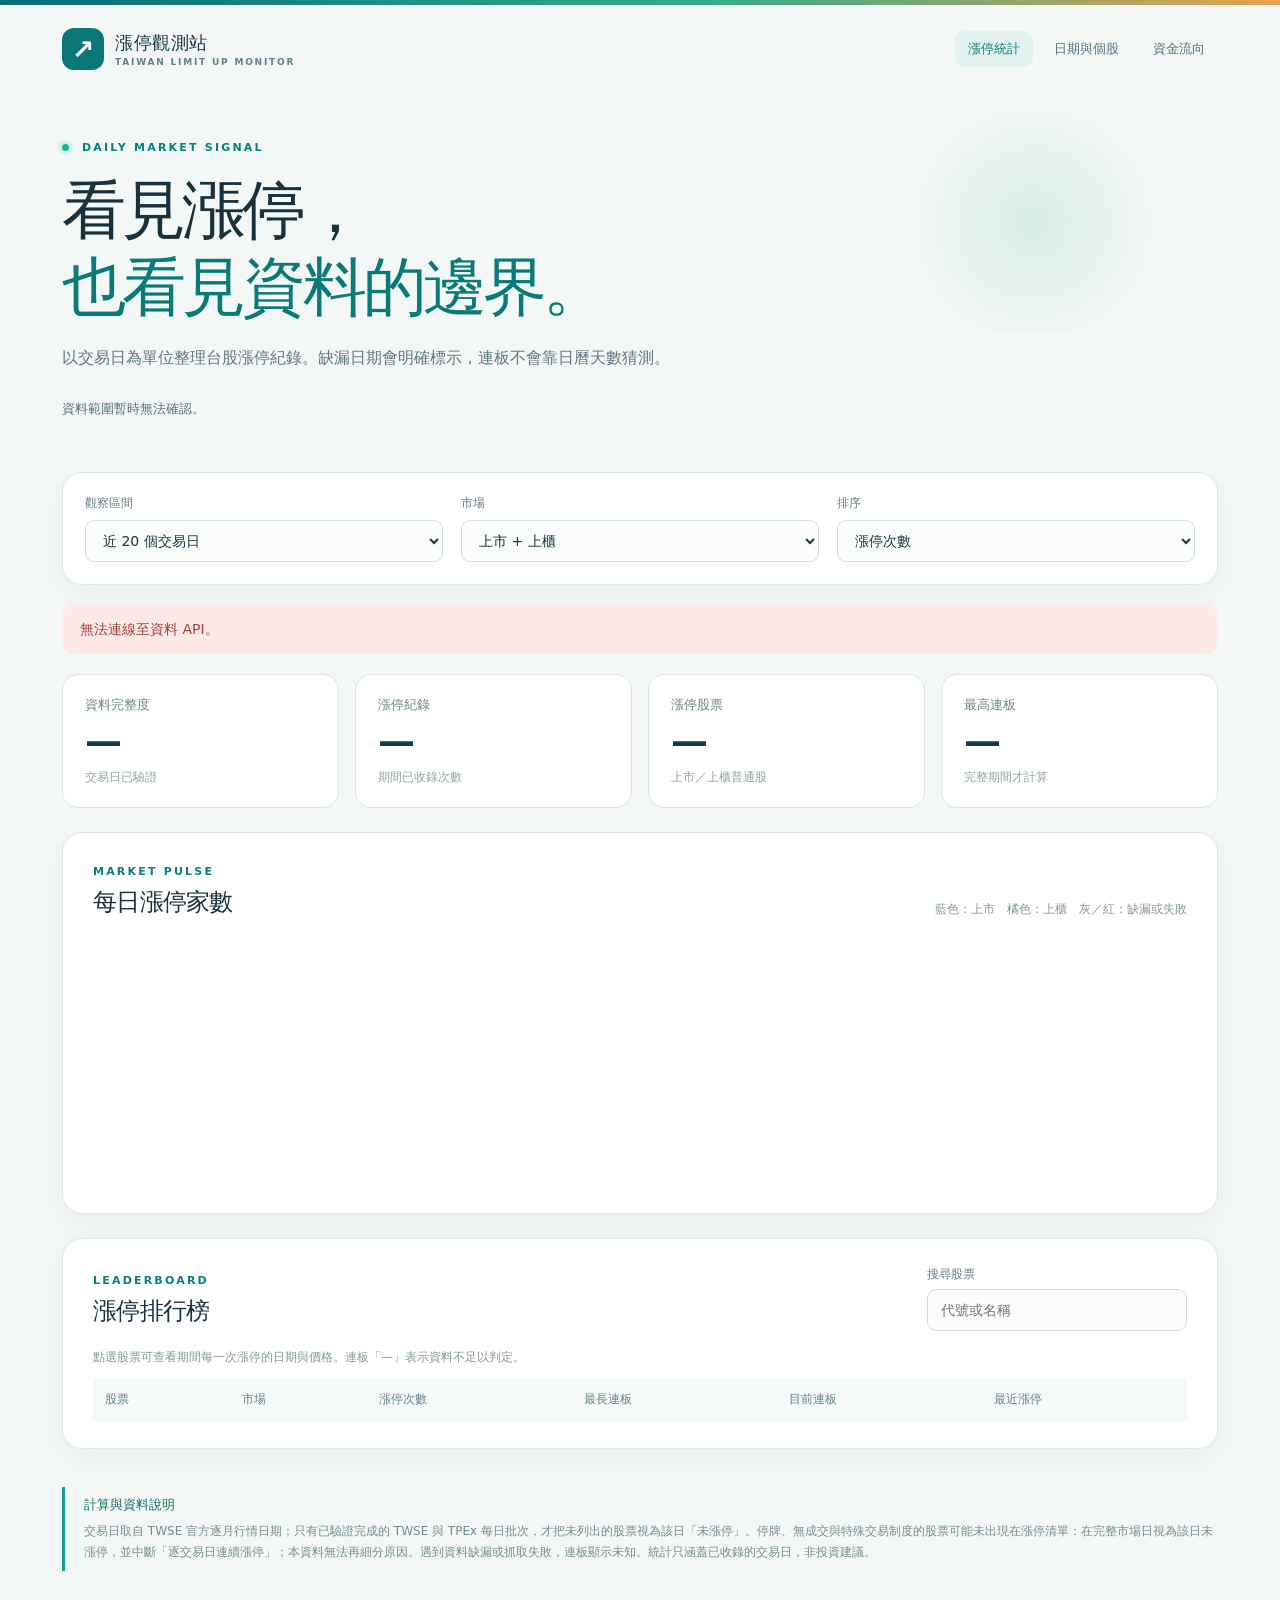
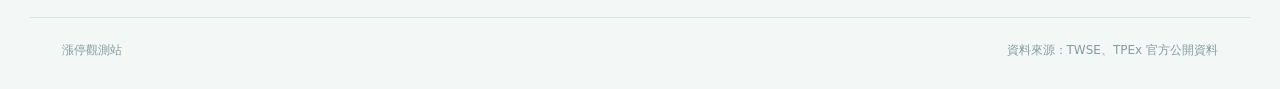
<file: index.html>
<!doctype html>
<html lang="zh-Hant">
<head>
  <meta charset="utf-8">
  <meta name="viewport" content="width=device-width, initial-scale=1">
  <meta name="description" content="台股上市與上櫃普通股每日漲停紀錄、交易日連板與漲停排行榜。">
  <meta http-equiv="Content-Security-Policy" content="default-src 'none'; script-src 'self' https://script.google.com https://script.googleusercontent.com; style-src 'self'; base-uri 'none'; form-action 'none'">
  <title>漲停觀測站｜台股交易日統計</title>
  <link rel="stylesheet" href="styles.css">
  <link rel="stylesheet" href="capital-flow.css">
  <script defer src="config.js"></script>
  <script defer src="stats.js"></script>
  <script defer src="app.js"></script>
</head>
<body>
  <div class="topline"></div>
  <header class="site-header wrap">
    <a class="brand" href="#top" aria-label="漲停觀測站首頁"><span class="brand-mark">↗</span><span>漲停觀測站<small>TAIWAN LIMIT UP MONITOR</small></span></a>
    <nav class="page-nav" aria-label="網站頁面"><a href="index.html" aria-current="page">漲停統計</a><a href="explore.html">日期與個股</a><a href="capital-flow.html">資金流向</a></nav>
  </header>
  <main id="top" class="wrap">
    <section class="hero" aria-labelledby="page-title">
      <div class="eyebrow"><span class="live-dot"></span> DAILY MARKET SIGNAL</div>
      <h1 id="page-title">看見漲停，<br><em>也看見資料的邊界。</em></h1>
      <p>以交易日為單位整理台股漲停紀錄。缺漏日期會明確標示，連板不會靠日曆天數猜測。</p>
      <div class="meta-line" id="coverage">正在讀取資料涵蓋範圍…</div>
    </section>

    <section class="panel filters" aria-label="統計條件">
      <div class="filter-group"><label for="period">觀察區間</label><select id="period"><option value="5">近 5 個交易日</option><option value="10">近 10 個交易日</option><option value="20" selected>近 20 個交易日</option><option value="30">近 30 個交易日</option><option value="60">近 60 個交易日</option><option value="custom">自訂交易日數</option></select></div>
      <div class="filter-group custom-group" id="custom-group" hidden><label for="custom-days">交易日數（1–120）</label><input id="custom-days" type="number" min="1" max="120" value="20"></div>
      <div class="filter-group"><label for="market">市場</label><select id="market"><option value="ALL">上市 + 上櫃</option><option value="TWSE">上市 TWSE</option><option value="TPEx">上櫃 TPEx</option></select></div>
      <div class="filter-group"><label for="sort">排序</label><select id="sort"><option value="count">漲停次數</option><option value="longest">最長連板</option><option value="current">截至最新交易日連板</option><option value="last_date">最近漲停日</option></select></div>
    </section>

    <div id="notice" class="notice" role="status" aria-live="polite">準備載入交易日與漲停資料…</div>

    <section class="metrics" aria-label="期間摘要">
      <article class="metric"><span>資料完整度</span><strong id="metric-coverage">—</strong><small id="metric-coverage-sub">交易日已驗證</small></article>
      <article class="metric"><span>漲停紀錄</span><strong id="metric-hits">—</strong><small>期間已收錄次數</small></article>
      <article class="metric"><span>漲停股票</span><strong id="metric-stocks">—</strong><small>上市／上櫃普通股</small></article>
      <article class="metric"><span>最高連板</span><strong id="metric-streak">—</strong><small>完整期間才計算</small></article>
    </section>

    <section class="panel chart-panel" aria-labelledby="chart-title">
      <div class="section-heading"><div><span class="section-kicker">MARKET PULSE</span><h2 id="chart-title">每日漲停家數</h2></div><p>藍色：上市　橘色：上櫃　灰／紅：缺漏或失敗</p></div>
      <div class="chart-scroll"><svg id="daily-chart" role="img" aria-label="每日 TWSE 與 TPEx 漲停家數長條圖"></svg></div>
      <div id="chart-table" class="sr-only"></div>
    </section>

    <section class="panel ranking-panel" aria-labelledby="ranking-title">
      <div class="section-heading ranking-heading"><div><span class="section-kicker">LEADERBOARD</span><h2 id="ranking-title">漲停排行榜</h2></div><label class="search"><span>搜尋股票</span><input id="search" type="search" placeholder="代號或名稱" autocomplete="off"></label></div>
      <p class="table-hint">點選股票可查看期間每一次漲停的日期與價格。連板「—」表示資料不足以判定。</p>
      <div class="table-scroll"><table><thead><tr><th>股票</th><th>市場</th><th>漲停次數</th><th>最長連板</th><th>目前連板</th><th>最近漲停</th></tr></thead><tbody id="ranking-body"></tbody></table></div>
      <div id="empty" class="empty" hidden>此條件下沒有已收錄的漲停股票。</div>
    </section>

    <aside class="method" aria-label="資料說明"><strong>計算與資料說明</strong><p>交易日取自 TWSE 官方逐月行情日期；只有已驗證完成的 TWSE 與 TPEx 每日批次，才把未列出的股票視為該日「未漲停」。停牌、無成交與特殊交易制度的股票可能未出現在漲停清單：在完整市場日視為該日未漲停，並中斷「逐交易日連續漲停」；本資料無法再細分原因。遇到資料缺漏或抓取失敗，連板顯示未知。統計只涵蓋已收錄的交易日，非投資建議。</p></aside>
  </main>
  <footer class="wrap footer"><span>漲停觀測站</span><span>資料來源：TWSE、TPEx 官方公開資料</span></footer>
</body>
</html>
</file>
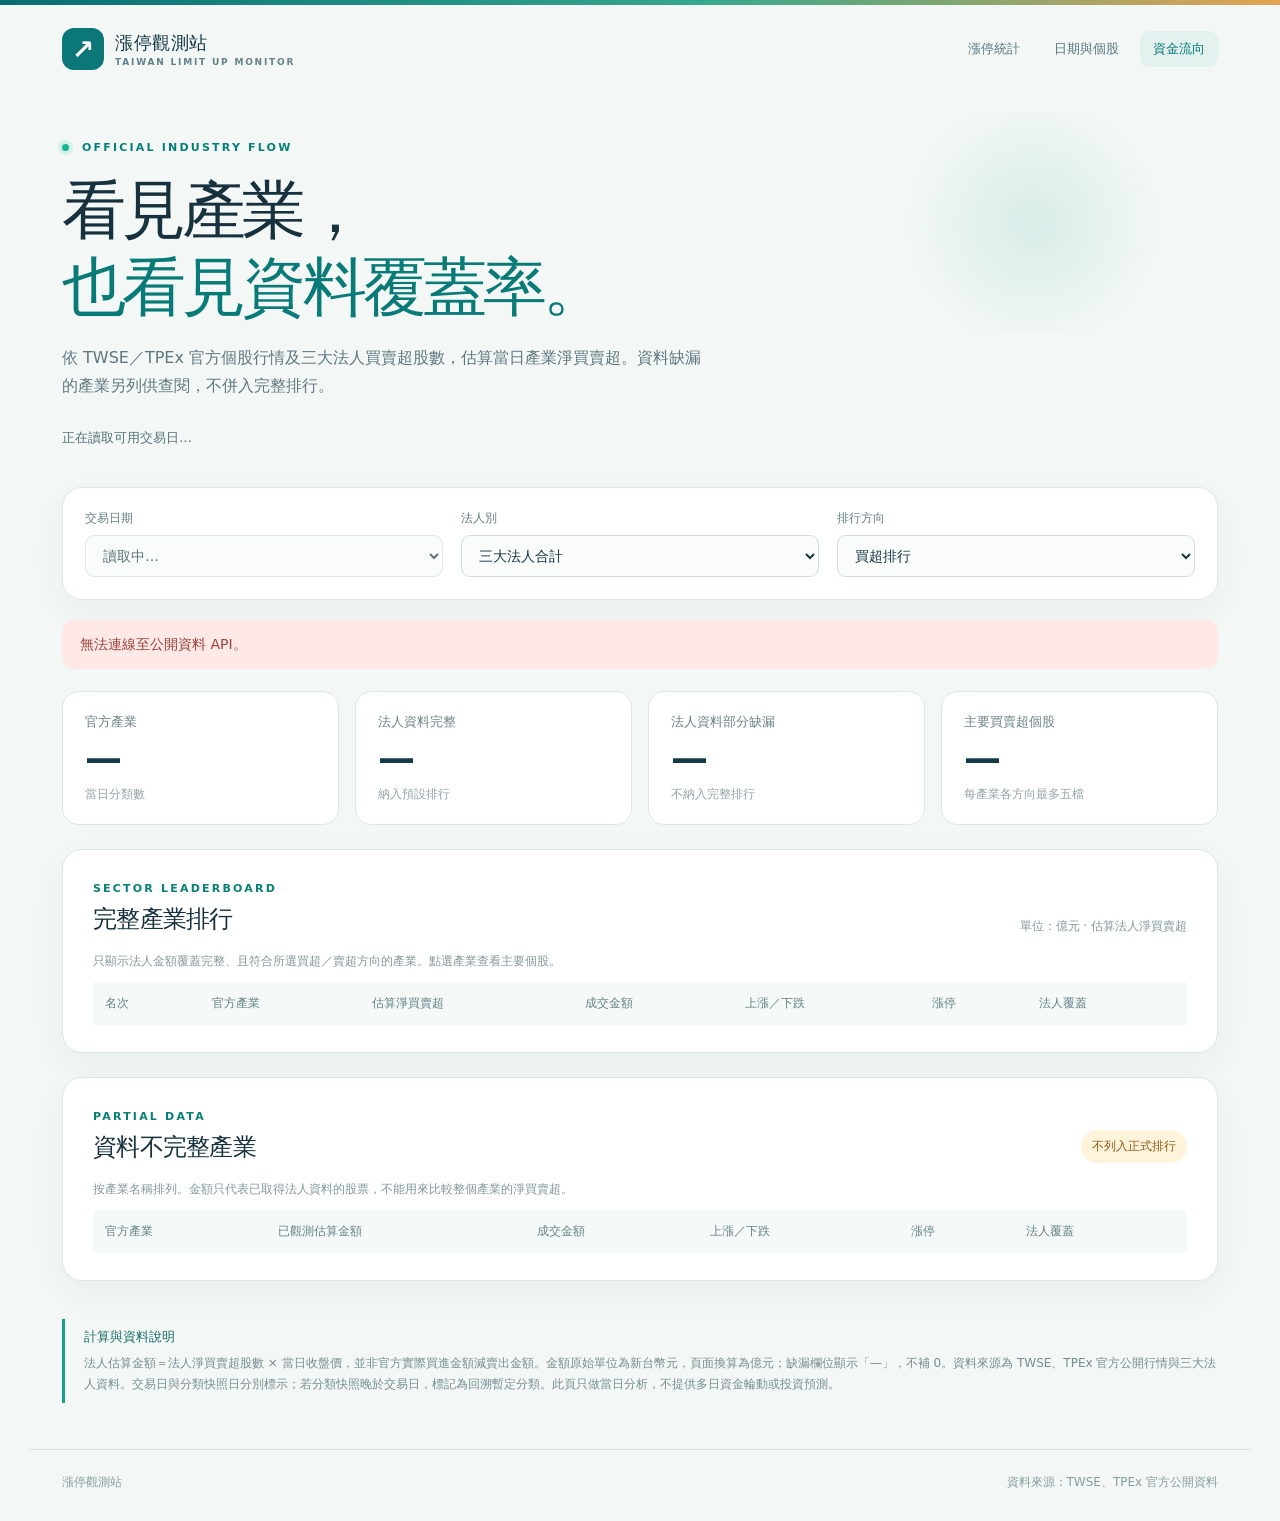
<file: capital-flow.html>
<!doctype html>
<html lang="zh-Hant">
<head>
  <meta charset="utf-8">
  <meta name="viewport" content="width=device-width, initial-scale=1">
  <meta name="description" content="台股官方產業每日估算法人淨買賣超與主要買賣超股票。">
  <meta http-equiv="Content-Security-Policy" content="default-src 'none'; script-src 'self' https://script.google.com https://script.googleusercontent.com; style-src 'self'; base-uri 'none'; form-action 'none'">
  <title>資金流向｜漲停觀測站</title>
  <link rel="stylesheet" href="styles.css">
  <link rel="stylesheet" href="capital-flow.css">
  <script defer src="config.js"></script>
  <script defer src="capital-flow-core.js"></script>
  <script defer src="capital-flow.js"></script>
</head>
<body>
  <div class="topline"></div>
  <header class="site-header wrap">
    <a class="brand" href="index.html" aria-label="返回漲停觀測站首頁"><span class="brand-mark">↗</span><span>漲停觀測站<small>TAIWAN LIMIT UP MONITOR</small></span></a>
    <nav class="page-nav" aria-label="網站頁面"><a href="index.html">漲停統計</a><a href="explore.html">日期與個股</a><a href="capital-flow.html" aria-current="page">資金流向</a></nav>
  </header>
  <main class="wrap">
    <section class="hero flow-hero">
      <div class="eyebrow"><span class="live-dot"></span> OFFICIAL INDUSTRY FLOW</div>
      <h1>看見產業，<br><em>也看見資料覆蓋率。</em></h1>
      <p>依 TWSE／TPEx 官方個股行情及三大法人買賣超股數，估算當日產業淨買賣超。資料缺漏的產業另列供查閱，不併入完整排行。</p>
      <div id="flow-meta" class="meta-line">正在讀取可用交易日…</div>
    </section>
    <section class="panel filters" aria-label="排行榜條件">
      <div class="filter-group"><label for="flow-date">交易日期</label><select id="flow-date" disabled><option>讀取中…</option></select></div>
      <div class="filter-group"><label for="flow-investor">法人別</label><select id="flow-investor"><option value="total">三大法人合計</option><option value="foreign">外資</option><option value="trust">投信</option><option value="dealer">自營商</option></select></div>
      <div class="filter-group"><label for="flow-direction">排行方向</label><select id="flow-direction"><option value="buy">買超排行</option><option value="sell">賣超排行</option></select></div>
    </section>
    <div id="flow-notice" class="notice" role="status" aria-live="polite">正在讀取資料…</div>
    <section class="metrics flow-metrics" aria-label="產業資料摘要">
      <article class="metric"><span>官方產業</span><strong id="flow-sector-count">—</strong><small>當日分類數</small></article>
      <article class="metric"><span>法人資料完整</span><strong id="flow-complete-count">—</strong><small>納入預設排行</small></article>
      <article class="metric"><span>法人資料部分缺漏</span><strong id="flow-partial-count">—</strong><small>不納入完整排行</small></article>
      <article class="metric"><span>主要買賣超個股</span><strong id="flow-stock-count">—</strong><small>每產業各方向最多五檔</small></article>
    </section>
    <section class="panel ranking-panel" aria-labelledby="flow-title">
      <div class="section-heading"><div><span class="section-kicker">SECTOR LEADERBOARD</span><h2 id="flow-title">完整產業排行</h2></div><p>單位：億元 · 估算法人淨買賣超</p></div>
      <p class="table-hint">只顯示法人金額覆蓋完整、且符合所選買超／賣超方向的產業。點選產業查看主要個股。</p>
      <div class="table-scroll"><table class="flow-table"><thead><tr><th>名次</th><th>官方產業</th><th>估算淨買賣超</th><th>成交金額</th><th>上漲／下跌</th><th>漲停</th><th>法人覆蓋</th></tr></thead><tbody id="flow-ranking-body"></tbody></table></div>
      <p id="flow-empty" class="empty" hidden>目前沒有符合條件的完整產業。</p>
    </section>
    <section class="panel ranking-panel" aria-labelledby="flow-partial-title">
      <div class="section-heading"><div><span class="section-kicker">PARTIAL DATA</span><h2 id="flow-partial-title">資料不完整產業</h2></div><span class="partial-badge">不列入正式排行</span></div>
      <p class="table-hint">按產業名稱排列。金額只代表已取得法人資料的股票，不能用來比較整個產業的淨買賣超。</p>
      <div class="table-scroll"><table class="flow-table"><thead><tr><th>官方產業</th><th>已觀測估算金額</th><th>成交金額</th><th>上漲／下跌</th><th>漲停</th><th>法人覆蓋</th></tr></thead><tbody id="flow-partial-body"></tbody></table></div>
    </section>
    <aside class="method"><strong>計算與資料說明</strong><p>法人估算金額＝法人淨買賣超股數 × 當日收盤價，並非官方實際買進金額減賣出金額。金額原始單位為新台幣元，頁面換算為億元；缺漏欄位顯示「—」，不補 0。資料來源為 TWSE、TPEx 官方公開行情與三大法人資料。交易日與分類快照日分別標示；若分類快照晚於交易日，標記為回溯暫定分類。此頁只做當日分析，不提供多日資金輪動或投資預測。</p></aside>
  </main>
  <footer class="wrap footer"><span>漲停觀測站</span><span>資料來源：TWSE、TPEx 官方公開資料</span></footer>
</body>
</html>
</file>
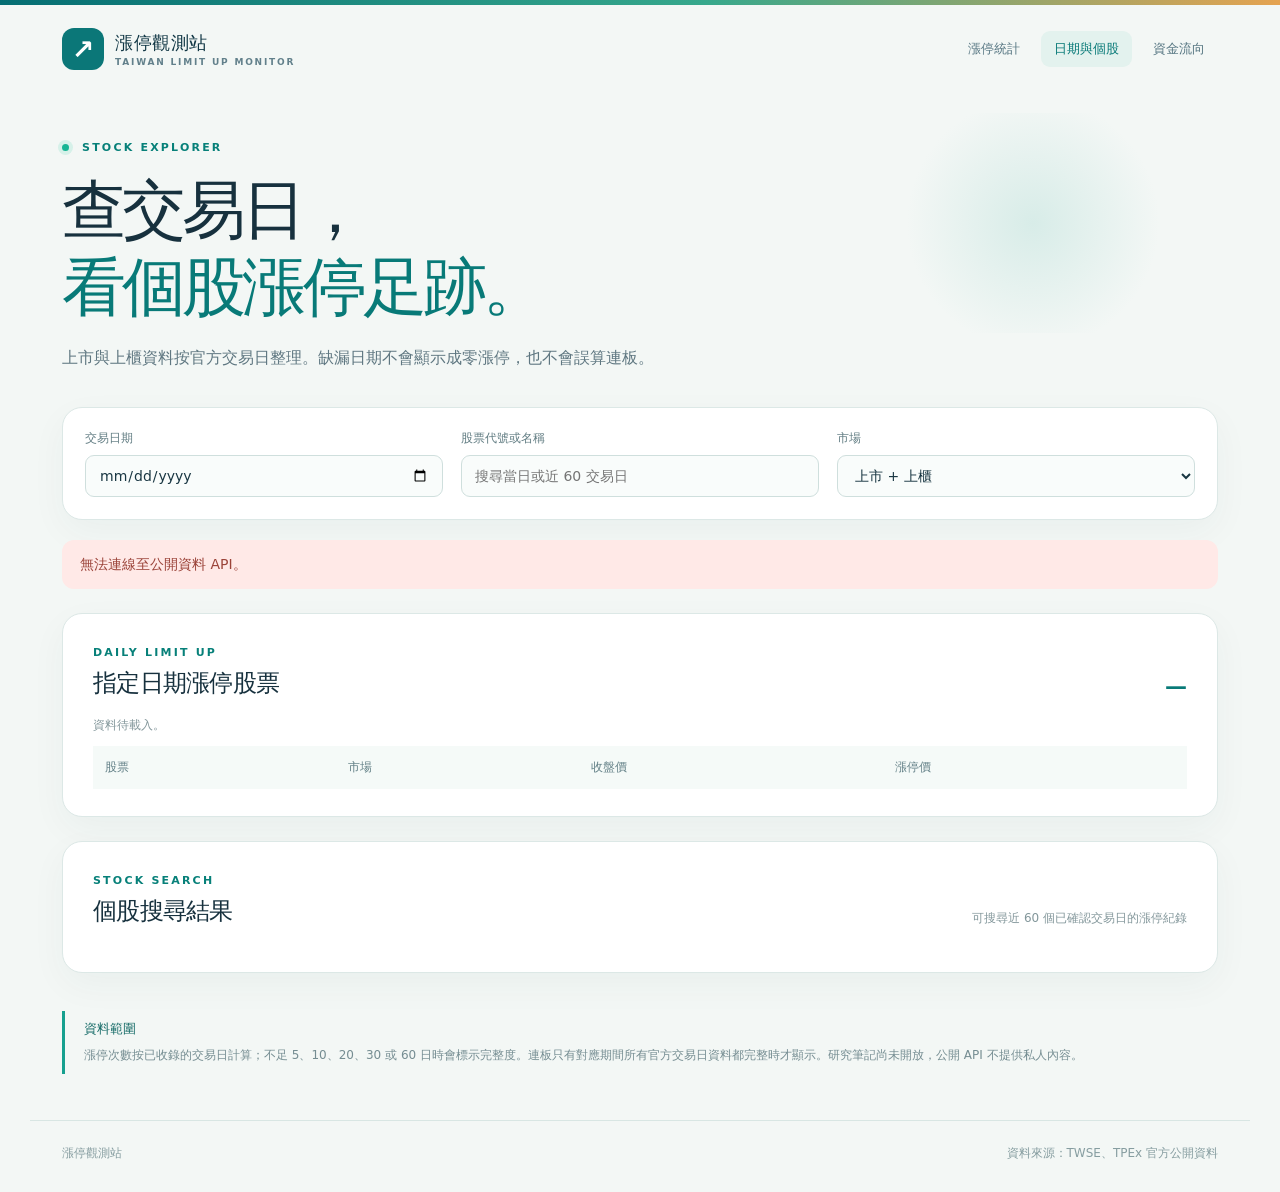
<file: explore.html>
<!doctype html>
<html lang="zh-Hant">
<head>
  <meta charset="utf-8">
  <meta name="viewport" content="width=device-width, initial-scale=1">
  <meta name="description" content="依交易日查詢台股漲停股票、個股歷史與交易日連板。">
  <meta http-equiv="Content-Security-Policy" content="default-src 'none'; script-src 'self' https://script.google.com https://script.googleusercontent.com; style-src 'self'; base-uri 'none'; form-action 'none'">
  <title>日期與個股查詢｜漲停觀測站</title>
  <link rel="stylesheet" href="styles.css">
  <link rel="stylesheet" href="capital-flow.css">
  <link rel="stylesheet" href="explore.css">
  <script defer src="config.js"></script>
  <script defer src="stats.js"></script>
  <script defer src="explorer-core.js"></script>
  <script defer src="explore.js"></script>
</head>
<body>
  <div class="topline"></div>
  <header class="site-header wrap">
    <a class="brand" href="index.html"><span class="brand-mark">↗</span><span>漲停觀測站<small>TAIWAN LIMIT UP MONITOR</small></span></a>
    <nav class="page-nav" aria-label="網站頁面"><a href="index.html">漲停統計</a><a href="explore.html" aria-current="page">日期與個股</a><a href="capital-flow.html">資金流向</a></nav>
  </header>
  <main class="wrap">
    <section class="hero explore-hero"><div class="eyebrow"><span class="live-dot"></span> STOCK EXPLORER</div><h1>查交易日，<br><em>看個股漲停足跡。</em></h1><p>上市與上櫃資料按官方交易日整理。缺漏日期不會顯示成零漲停，也不會誤算連板。</p></section>
    <section class="panel filters" aria-label="查詢條件">
      <div class="filter-group"><label for="explore-date">交易日期</label><input id="explore-date" type="date"></div>
      <div class="filter-group"><label for="explore-search">股票代號或名稱</label><input id="explore-search" type="search" placeholder="搜尋當日或近 60 交易日" autocomplete="off"></div>
      <div class="filter-group"><label for="explore-market">市場</label><select id="explore-market"><option value="ALL">上市 + 上櫃</option><option value="TWSE">上市 TWSE</option><option value="TPEx">上櫃 TPEx</option></select></div>
    </section>
    <div id="explore-notice" class="notice" role="status" aria-live="polite">正在讀取交易日資料…</div>
    <section class="panel ranking-panel" aria-labelledby="day-title">
      <div class="section-heading"><div><span class="section-kicker">DAILY LIMIT UP</span><h2 id="day-title">指定日期漲停股票</h2></div><strong id="day-count" class="explore-count">—</strong></div>
      <p id="day-market-count" class="table-hint">資料待載入。</p>
      <div class="table-scroll"><table><thead><tr><th>股票</th><th>市場</th><th>收盤價</th><th>漲停價</th></tr></thead><tbody id="explore-day-body"></tbody></table></div>
      <p id="explore-day-empty" class="empty" hidden>此查詢沒有符合的股票。</p>
    </section>
    <section class="panel ranking-panel" aria-labelledby="search-title">
      <div class="section-heading"><div><span class="section-kicker">STOCK SEARCH</span><h2 id="search-title">個股搜尋結果</h2></div><p>可搜尋近 60 個已確認交易日的漲停紀錄</p></div>
      <div id="explore-choices" class="explore-choices"></div>
    </section>
    <section id="stock-panel" class="panel ranking-panel" aria-labelledby="stock-title" hidden>
      <div class="section-heading"><div><span class="section-kicker">STOCK DETAIL</span><h2 id="stock-title">個股漲停歷史</h2></div><span id="stock-market" class="pill"></span></div>
      <div id="stock-windows" class="explore-windows"></div>
      <div class="explore-tabs" role="tablist" aria-label="個股詳細資料"><button id="history-tab" type="button" role="tab" aria-selected="true" aria-controls="history-content">漲停歷史</button><button id="notes-tab" type="button" role="tab" aria-selected="false" aria-controls="notes-content">研究筆記</button></div>
      <div id="history-content" role="tabpanel" aria-labelledby="history-tab"><p id="stock-streak" class="table-hint"></p><div id="stock-history" class="detail-list"></div></div>
      <div id="notes-content" role="tabpanel" aria-labelledby="notes-tab" hidden><p class="notice warning">研究筆記預設私人。管理者登入與寫入方式確認後才會啟用；公開網站不讀取私人備註。</p><div class="note-categories" aria-label="規劃中的筆記分類"><span>券商籌碼</span><span>基本面</span><span>技術面</span><span>法人動向</span><span>題材新聞</span><span>其他</span></div></div>
    </section>
    <aside class="method"><strong>資料範圍</strong><p>漲停次數按已收錄的交易日計算；不足 5、10、20、30 或 60 日時會標示完整度。連板只有對應期間所有官方交易日資料都完整時才顯示。研究筆記尚未開放，公開 API 不提供私人內容。</p></aside>
  </main>
  <footer class="wrap footer"><span>漲停觀測站</span><span>資料來源：TWSE、TPEx 官方公開資料</span></footer>
</body>
</html>
</file>
<file: styles.css>
:root{color-scheme:light;font-family:Inter,"Noto Sans TC","Microsoft JhengHei",system-ui,sans-serif;color:#17313e;background:#f3f7f5;font-synthesis:none}*{box-sizing:border-box}body{margin:0}.topline{height:5px;background:linear-gradient(90deg,#056e73,#36a88c 55%,#e5a350)}.wrap{max-width:1220px;margin:auto;padding-left:32px;padding-right:32px}.site-header{height:88px;display:flex;align-items:center;justify-content:space-between}.brand{display:flex;align-items:center;gap:11px;color:#113745;text-decoration:none;font-weight:800;font-size:18px;letter-spacing:.03em}.brand small{display:block;margin-top:2px;color:#62808b;font-size:9px;letter-spacing:.2em;font-weight:700}.brand-mark{display:grid;place-items:center;width:42px;height:42px;border-radius:12px;background:#0b7778;color:#fff;font-size:27px}.header-tag{color:#557581;font-size:12px;font-weight:700;letter-spacing:.13em}.hero{padding:48px 0 54px;position:relative}.hero:after{content:"";position:absolute;right:3%;top:20px;width:300px;height:220px;background:radial-gradient(circle,#a5d8d0 0,transparent 68%);opacity:.35;pointer-events:none}.eyebrow,.section-kicker{font-size:11px;letter-spacing:.2em;color:#078079;font-weight:800}.live-dot{display:inline-block;width:7px;height:7px;border-radius:50%;background:#17b594;margin-right:7px;box-shadow:0 0 0 4px #d6f1e9}h1{font-size:clamp(37px,5vw,64px);letter-spacing:-.06em;line-height:1.2;margin:18px 0 18px;font-weight:850}h1 em{font-style:normal;color:#087a78}.hero p{font-size:16px;color:#5f7781;max-width:650px;line-height:1.8;margin:0}.meta-line{margin-top:28px;color:#55727a;font-size:13px}.panel{background:#fff;border:1px solid #dce8e6;border-radius:20px;box-shadow:0 12px 36px rgba(29,79,74,.045)}.filters{display:flex;gap:18px;flex-wrap:wrap;padding:22px}.filter-group{flex:1 1 180px;min-width:150px}.filter-group label,.search span{display:block;color:#627d83;font-weight:700;font-size:12px;margin-bottom:8px}.filter-group select,.filter-group input,.search input{width:100%;height:42px;border:1px solid #cfdfdd;border-radius:9px;background:#f9fcfb;color:#193642;padding:0 13px;font:inherit;font-size:14px}.filter-group select:focus,.filter-group input:focus,.search input:focus{outline:2px solid #2e9e97;outline-offset:2px}.custom-group[hidden],.empty[hidden]{display:none}.notice{border-radius:12px;padding:14px 18px;margin:20px 0;background:#e8f5f0;color:#176a61;line-height:1.5;font-size:14px}.notice.warning{background:#fff3db;color:#885b14}.notice.error{background:#ffe9e7;color:#9b4339}.metrics{display:grid;grid-template-columns:repeat(4,1fr);gap:16px;margin:20px 0 24px}.metric{background:#fff;border:1px solid #dce8e6;border-radius:16px;padding:21px 22px;min-height:132px}.metric span{display:block;color:#6b8288;font-size:13px;font-weight:700}.metric strong{display:block;color:#143b47;font-size:37px;letter-spacing:-.045em;margin:7px 0 3px;line-height:1.12}.metric small{color:#91a3a6;font-size:12px}.chart-panel,.ranking-panel{padding:27px 30px;margin:24px 0}.section-heading{display:flex;align-items:end;justify-content:space-between;gap:16px}.section-heading h2{margin:7px 0 0;font-size:24px;letter-spacing:-.03em}.section-heading p,.table-hint{color:#83979b;font-size:12px;margin:0}.chart-scroll{overflow-x:auto;margin-top:28px}.chart-scroll svg{display:block;min-height:240px;width:100%}.ranking-heading{align-items:center}.search{width:260px;max-width:100%}.search span{margin-bottom:6px}.table-hint{margin:18px 0 12px}.table-scroll{overflow-x:auto}table{width:100%;border-collapse:collapse;min-width:730px}th{padding:13px 12px;background:#f5faf8;text-align:left;color:#638087;font-size:12px;font-weight:800;white-space:nowrap}td{padding:15px 12px;border-bottom:1px solid #eaf0ee;color:#3d606a;font-size:13px}tbody tr:hover{background:#f8fbfa}.stock-button{background:none;border:0;padding:0;text-align:left;color:#143c48;font:inherit;font-size:14px;font-weight:800;cursor:pointer}.stock-button:hover{text-decoration:underline}.stock-button small{display:block;color:#82999d;font-size:11px;font-weight:600;margin-top:3px}.number{font-weight:800;color:#097d78}.pill{display:inline-block;background:#e6f3f0;color:#19736b;border-radius:99px;padding:5px 10px;font-size:11px;font-weight:800}.pill.tpex{background:#fff2e3;color:#a46828}.detail-row td{background:#f9fcfb;padding:6px 14px 16px}.detail-list{display:grid;grid-template-columns:repeat(auto-fill,minmax(190px,1fr));gap:8px}.detail-item{border:1px solid #e3eeeb;background:#fff;border-radius:9px;padding:10px 12px;font-size:12px}.detail-item strong{display:block;color:#31515b;margin-bottom:5px}.empty{text-align:center;color:#82969a;padding:35px}.method{border-left:3px solid #16a08f;padding:7px 0 7px 19px;margin:38px 0 46px}.method strong{font-size:13px;color:#176c68}.method p{color:#758d92;line-height:1.8;font-size:12px;margin:7px 0 0}.footer{border-top:1px solid #d8e6e3;display:flex;justify-content:space-between;padding-top:24px;padding-bottom:30px;color:#869da0;font-size:12px}.sr-only{position:absolute;width:1px;height:1px;overflow:hidden;clip:rect(0,0,0,0);white-space:nowrap}@media(max-width:800px){.wrap{padding-left:20px;padding-right:20px}.hero{padding-top:30px;padding-bottom:36px}.metrics{grid-template-columns:repeat(2,1fr)}.section-heading{align-items:start;flex-direction:column}.chart-scroll svg{min-width:580px}.ranking-heading{align-items:stretch}.search{width:100%}}@media(max-width:520px){.site-header{height:75px}.header-tag{font-size:10px}.brand{font-size:16px}.brand small{font-size:8px}.hero p{font-size:14px}.filters{gap:12px}.filter-group{flex-basis:calc(50% - 12px);min-width:130px}.metrics{gap:10px}.metric{padding:16px;min-height:115px}.metric strong{font-size:29px}.chart-panel,.ranking-panel{padding:20px 16px}.footer{gap:10px;flex-direction:column}}
</file>
<file: capital-flow.css>
.page-nav{display:flex;gap:8px;align-items:center}.page-nav a{color:#557581;text-decoration:none;font-size:13px;font-weight:800;padding:9px 13px;border-radius:9px}.page-nav a:hover,.page-nav a[aria-current="page"]{background:#e3f2ee;color:#087a78}.flow-hero{padding-bottom:40px}.flow-metrics{margin-top:22px}.flow-table{min-width:760px}.flow-table td{vertical-align:top}.flow-rank{font-weight:800;color:#087a78}.flow-partial-amount{color:#8a6333;font-weight:700}.partial-badge{background:#fff3db;color:#885b14;border-radius:99px;padding:8px 11px;font-size:12px;font-weight:800}.flow-detail-note{margin:8px 0 14px;color:#657f83;line-height:1.6;font-size:12px}.flow-leaders{display:grid;grid-template-columns:repeat(2,minmax(0,1fr));gap:15px}.flow-leaders section{background:#fff;border:1px solid #e3eeeb;border-radius:12px;padding:13px}.flow-leaders h3{font-size:13px;color:#31515b;margin:0 0 8px}.flow-leaders p{font-size:12px;margin:7px 0;color:#4e6d75;line-height:1.5}.flow-limit-button{border:0;background:#e3f2ee;color:#087a78;padding:5px 9px;border-radius:8px;font:inherit;font-weight:800;cursor:pointer}.flow-limitups{margin-top:14px;padding:14px;border:1px solid #d9e9e5;border-radius:12px;background:#fbfefd}.flow-limitups h3{margin:0 0 8px;font-size:14px}.flow-limitups p{margin:7px 0;font-size:13px}.flow-limitups a{color:#087a78;font-weight:800}@media(max-width:800px){.flow-leaders{grid-template-columns:1fr}.flow-hero{padding-bottom:30px}}@media(max-width:520px){.page-nav{gap:2px}.page-nav a{padding:7px;font-size:11px}.site-header .brand small{letter-spacing:.08em}.flow-table{min-width:690px}}
@media(max-width:640px){.site-header{height:auto;min-height:75px;flex-wrap:wrap;padding-top:12px;padding-bottom:10px;gap:8px}.page-nav{width:100%;justify-content:space-between}.page-nav a{flex:1;text-align:center}}
</file>
<file: explore.css>
.explore-hero{padding-bottom:35px}.explore-count{font-size:22px;color:#087a78}.explore-choices{display:flex;flex-wrap:wrap;gap:9px;margin-top:18px}.explore-choice{border:1px solid #cbdeda;background:#f8fcfa;color:#193e48;border-radius:9px;padding:10px 13px;font:inherit;font-size:13px;cursor:pointer}.explore-choice:hover,.explore-choice:focus{outline:2px solid #2e9e97}.explore-choice small{display:block;color:#718a90}.explore-windows{display:grid;grid-template-columns:repeat(5,minmax(0,1fr));gap:10px;margin:22px 0}.explore-window{background:#f4faf8;border:1px solid #dcebe7;border-radius:12px;padding:13px}.explore-window strong{font-size:20px;display:block;color:#126d6a}.explore-window span,.explore-window small{font-size:12px;color:#637d83;display:block}.explore-tabs{display:flex;border-bottom:1px solid #dce8e6;margin:20px 0}.explore-tabs button{font:inherit;font-weight:700;color:#647e85;background:none;border:0;border-bottom:3px solid transparent;padding:10px 17px;cursor:pointer}.explore-tabs button[aria-selected="true"]{color:#087a78;border-bottom-color:#087a78}.note-categories{display:flex;flex-wrap:wrap;gap:8px}.note-categories span{padding:7px 10px;border-radius:99px;background:#eef5f2;font-size:12px;color:#527078}.explore-stock-link{font:inherit;font-weight:800;color:#087a78;background:none;border:0;padding:0;cursor:pointer;text-align:left}.explore-stock-link:hover{text-decoration:underline}#stock-panel[hidden],#history-content[hidden],#notes-content[hidden]{display:none}@media(max-width:800px){.explore-windows{grid-template-columns:repeat(3,minmax(0,1fr))}}@media(max-width:520px){.explore-windows{grid-template-columns:repeat(2,minmax(0,1fr))}.explore-tabs button{flex:1}}
</file>
